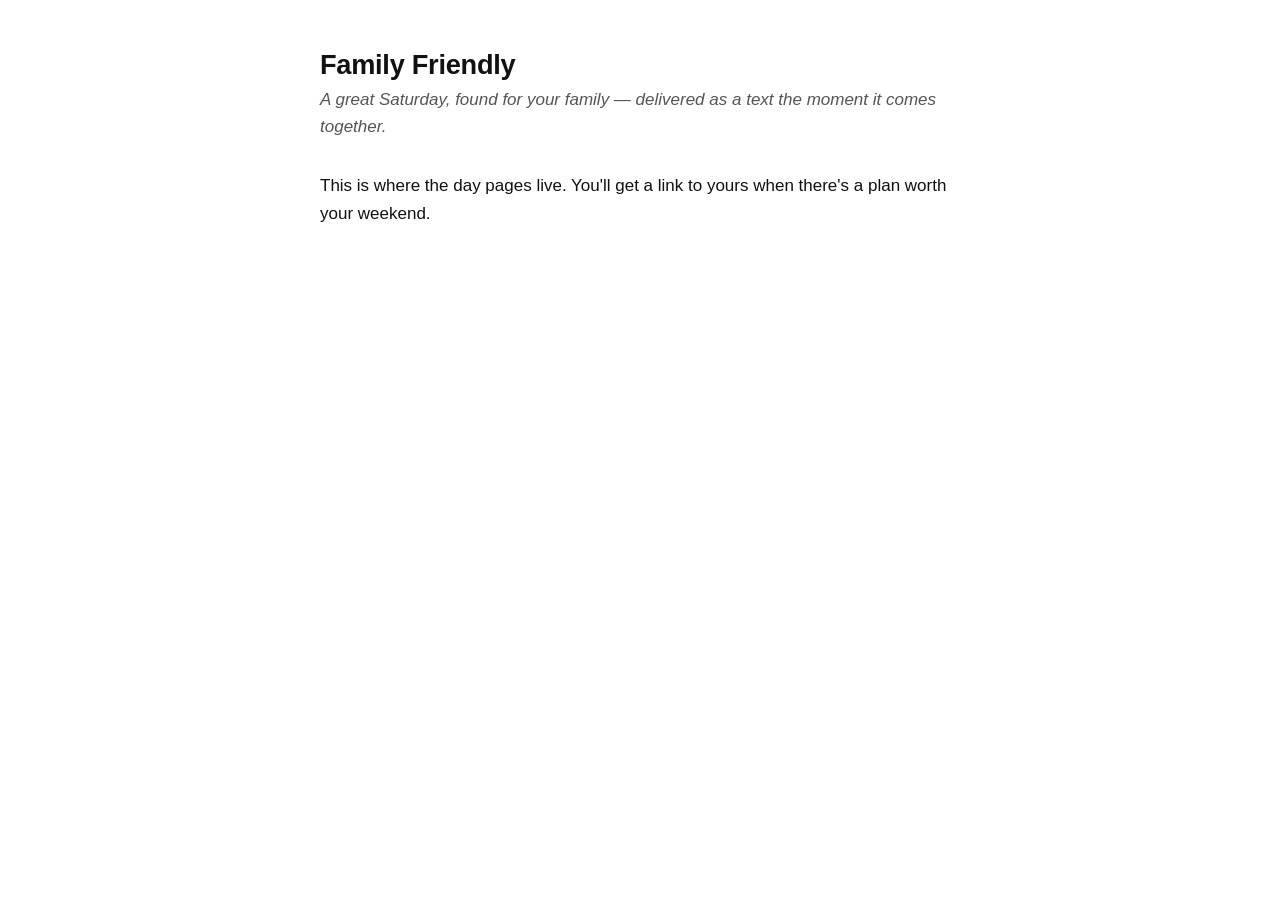
<file: index.html>
<!doctype html>
<html lang="en">
<head>
<meta charset="utf-8">
<meta name="viewport" content="width=device-width, initial-scale=1">
<title>Family Friendly</title>
<link rel="stylesheet" href="style.css">
</head>
<body>
<main>
  <h1>Family Friendly</h1>
  <p class="sub">A great Saturday, found for your family — delivered as a text the moment it comes together.</p>
  <p>This is where the day pages live. You'll get a link to yours when there's a plan worth your weekend.</p>
</main>
</body>
</html>
</file>
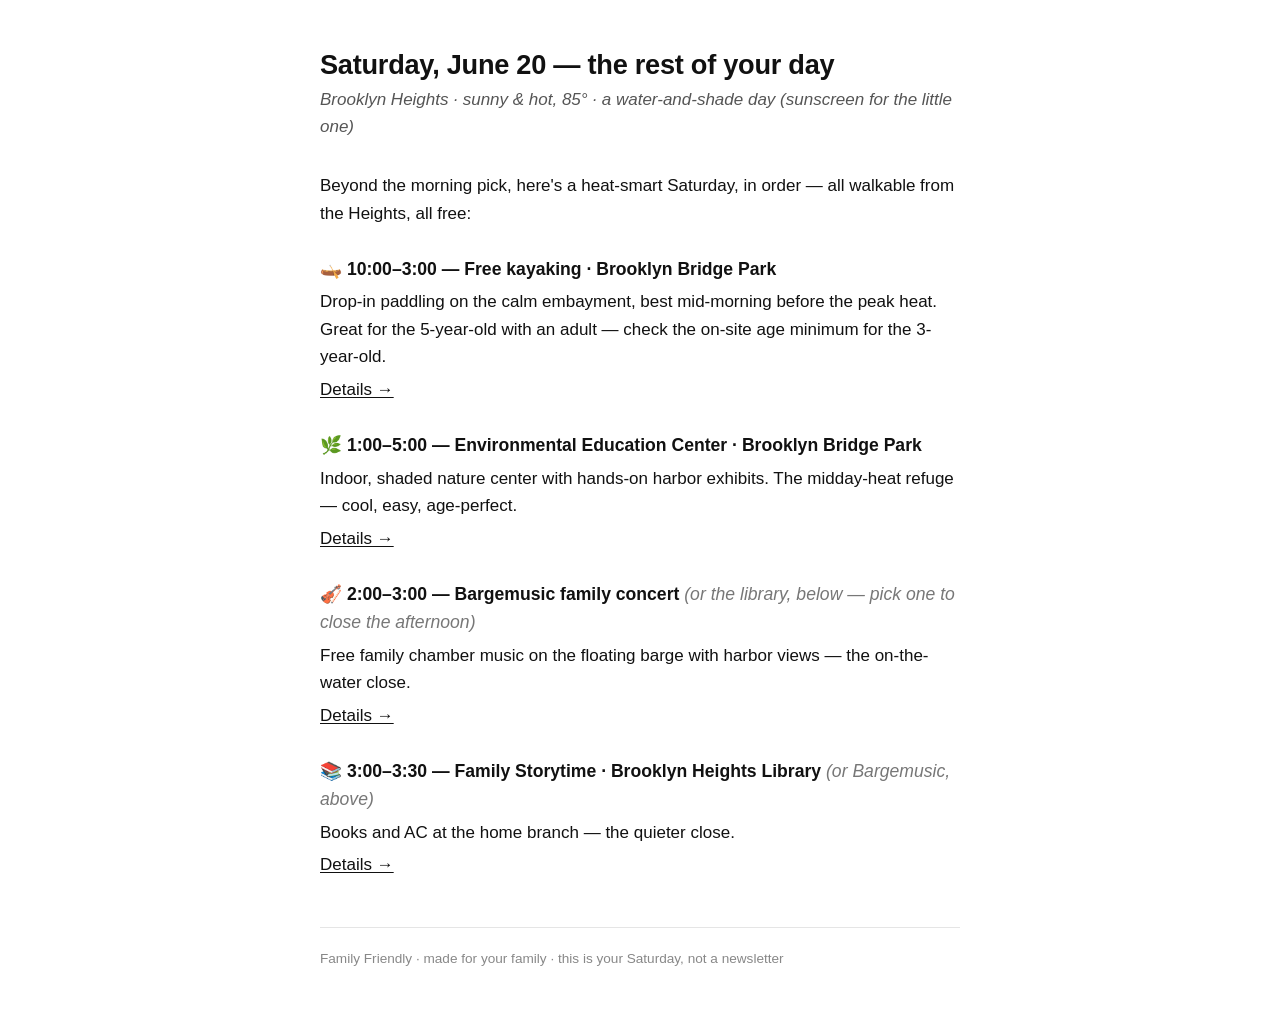
<file: 2026-06-20.html>
<!doctype html>
<html lang="en">
<head>
<meta charset="utf-8">
<meta name="viewport" content="width=device-width, initial-scale=1">
<title>Saturday, June 20 — Family Friendly</title>
<link rel="stylesheet" href="style.css">
</head>
<body>
<main>
  <h1>Saturday, June 20 — the rest of your day</h1>
  <p class="sub">Brooklyn Heights · sunny &amp; hot, 85° · a water-and-shade day (sunscreen for the little one)</p>

  <p>Beyond the morning pick, here's a heat-smart Saturday, in order — all walkable from the Heights, all free:</p>

  <h3>🛶 10:00–3:00 — Free kayaking · Brooklyn Bridge Park</h3>
  <p>Drop-in paddling on the calm embayment, best mid-morning before the peak heat. Great for the 5-year-old with an adult — check the on-site age minimum for the 3-year-old.</p>
  <p><a href="https://brooklynbridgepark.org/event/kayaking-saturdays-june-20/">Details →</a></p>

  <h3>🌿 1:00–5:00 — Environmental Education Center · Brooklyn Bridge Park</h3>
  <p>Indoor, shaded nature center with hands-on harbor exhibits. The midday-heat refuge — cool, easy, age-perfect.</p>
  <p><a href="https://brooklynbridgepark.org/event/open-hours-at-the-environmental-education-center-weekends-june-20/">Details →</a></p>

  <h3>🎻 2:00–3:00 — Bargemusic family concert <span class="alt">(or the library, below — pick one to close the afternoon)</span></h3>
  <p>Free family chamber music on the floating barge with harbor views — the on-the-water close.</p>
  <p><a href="https://brooklynbridgepark.org/event/bargemusic-concerts-june-20/">Details →</a></p>

  <h3>📚 3:00–3:30 — Family Storytime · Brooklyn Heights Library <span class="alt">(or Bargemusic, above)</span></h3>
  <p>Books and AC at the home branch — the quieter close.</p>
  <p><a href="https://www.bklynlibrary.org/node/825713">Details →</a></p>

  <hr>
  <footer>Family Friendly · made for your family · this is your Saturday, not a newsletter</footer>
</main>
</body>
</html>
</file>
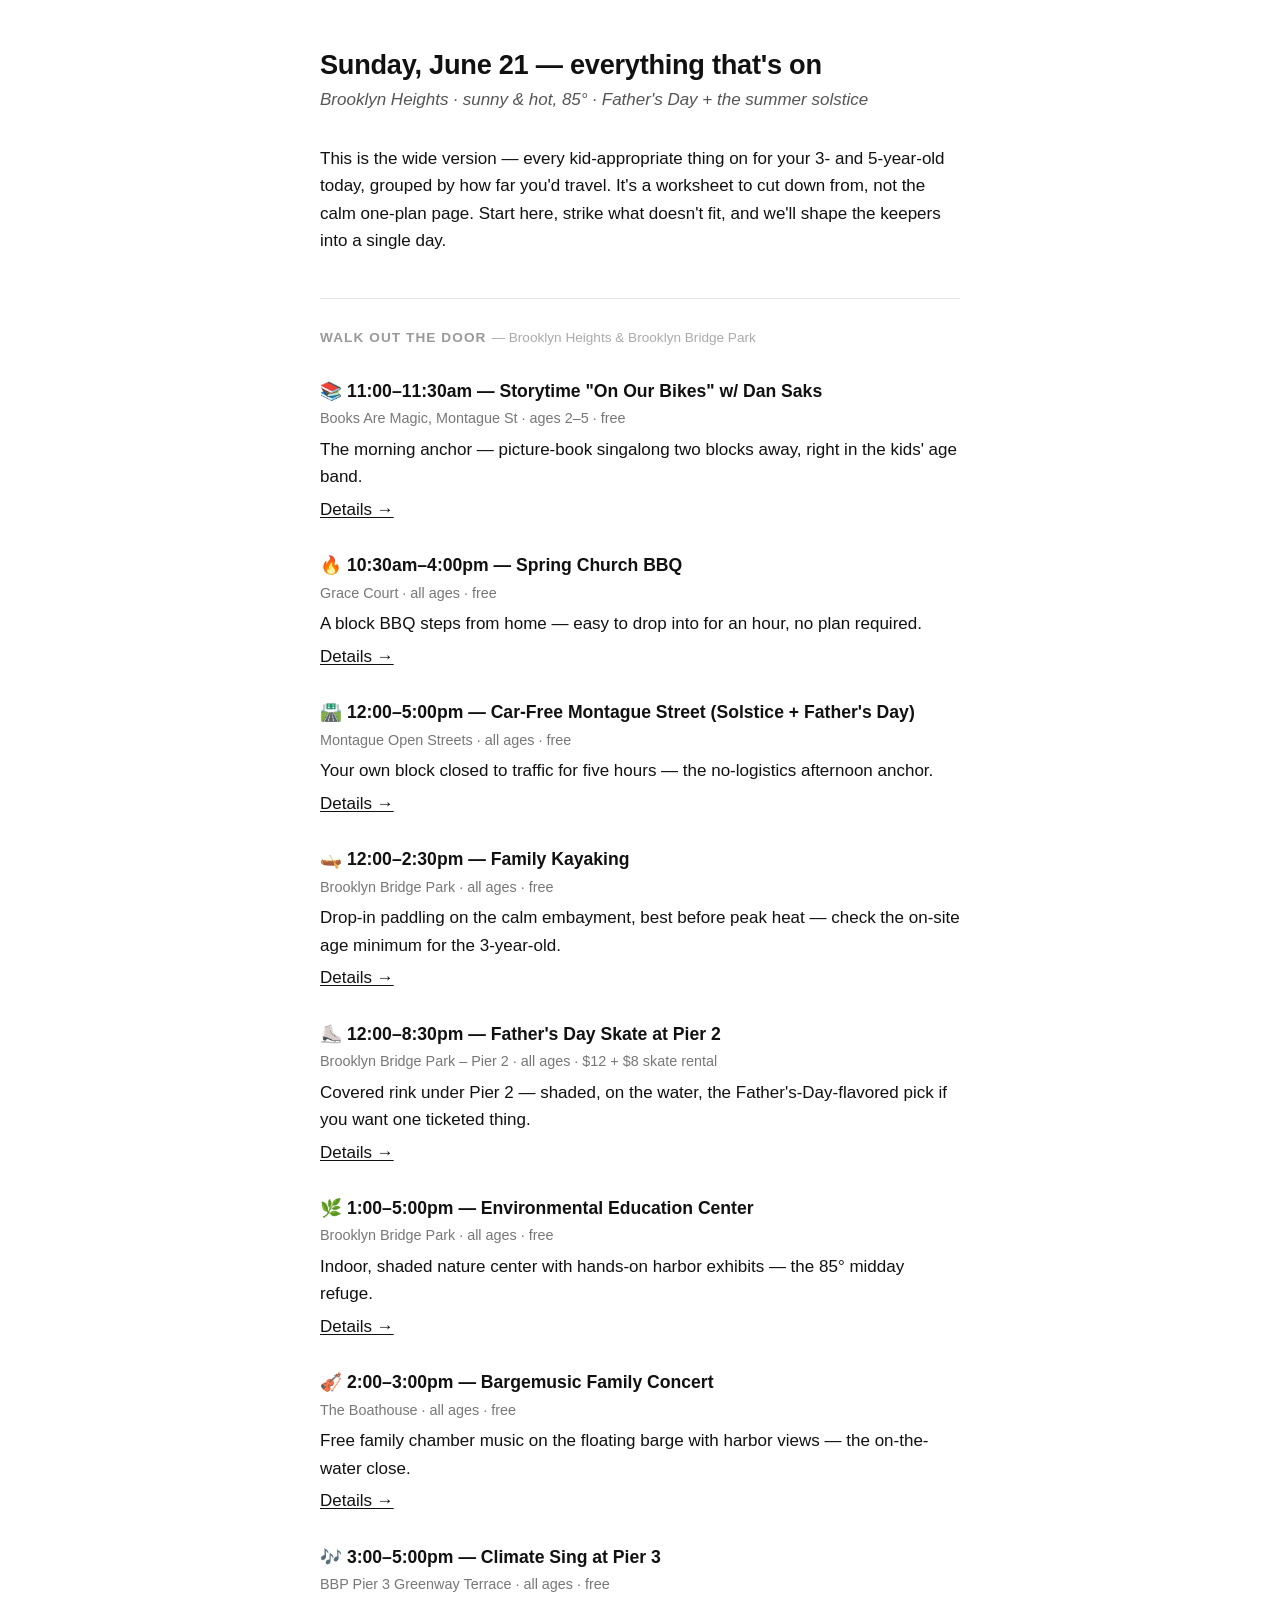
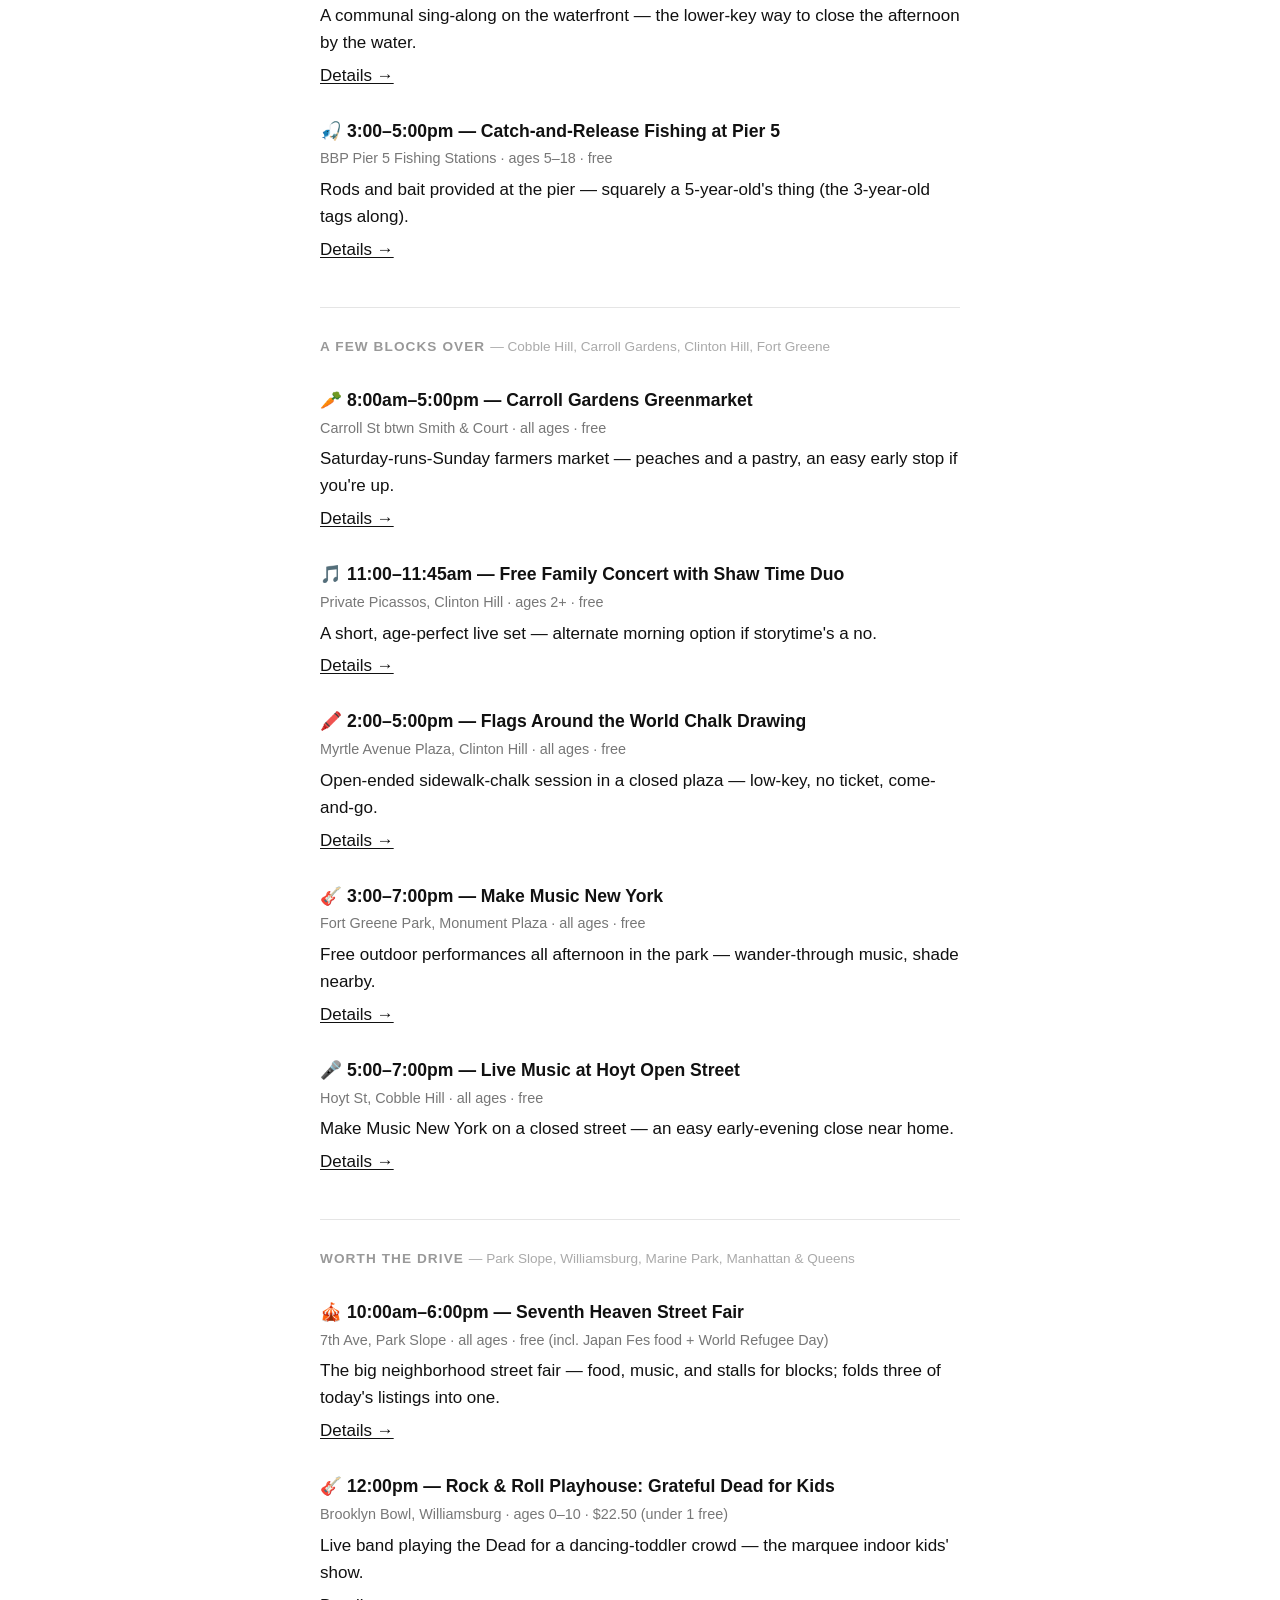
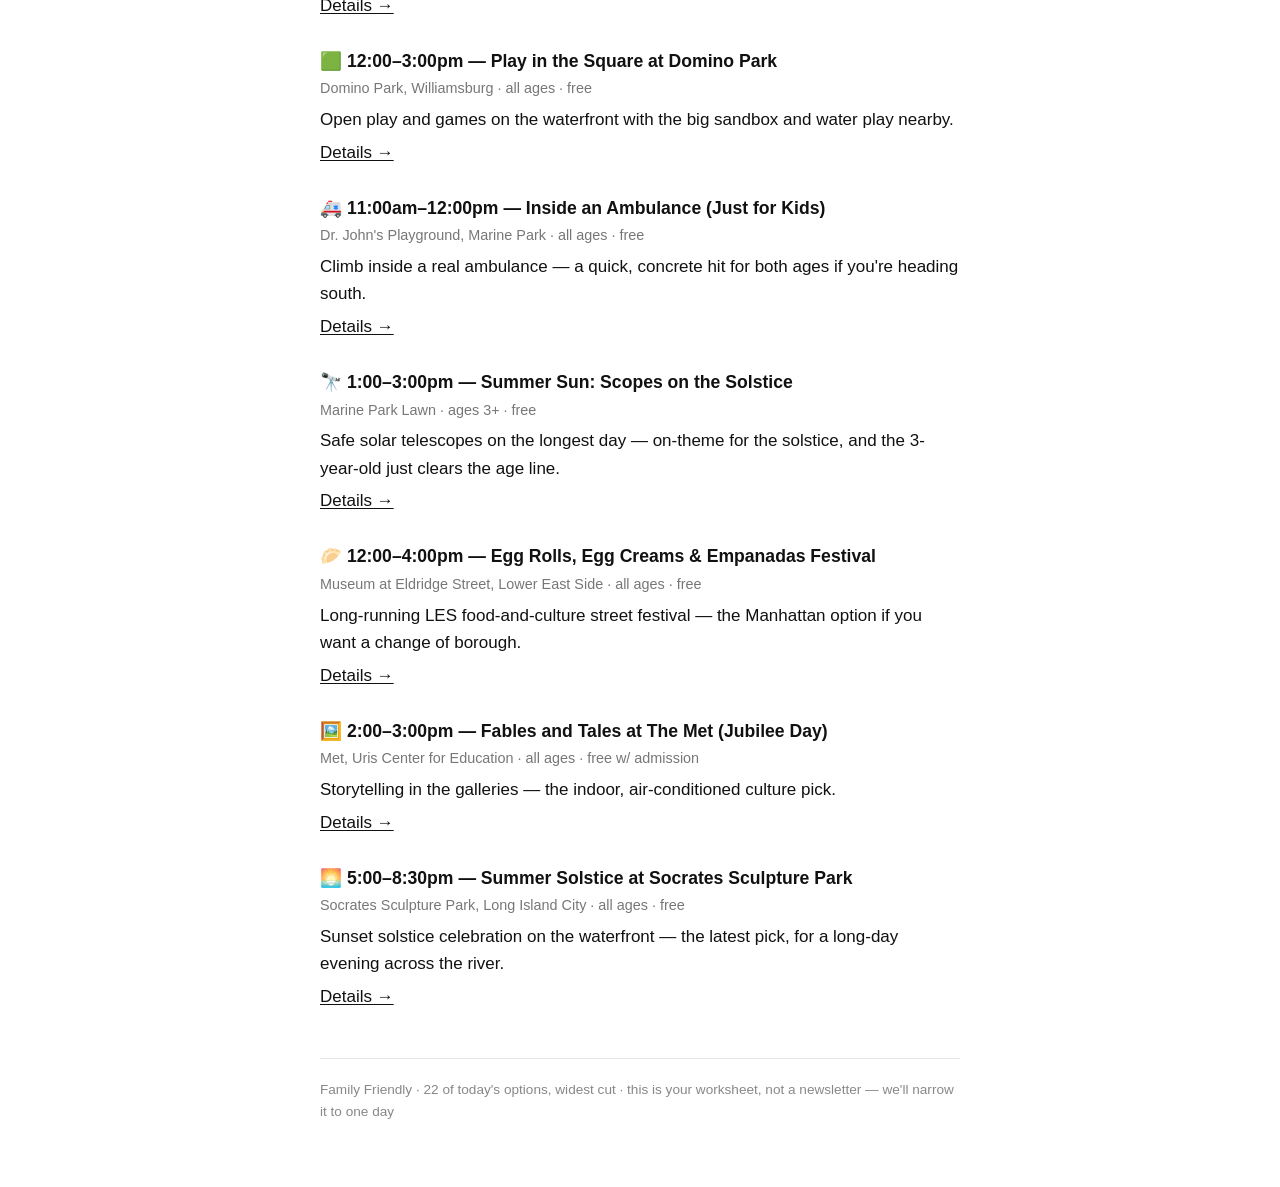
<file: 2026-06-21.html>
<!doctype html>
<html lang="en">
<head>
<meta charset="utf-8">
<meta name="viewport" content="width=device-width, initial-scale=1">
<title>Sunday, June 21 — Family Friendly</title>
<link rel="stylesheet" href="style.css">
</head>
<body>
<main>
  <h1>Sunday, June 21 — everything that's on</h1>
  <p class="sub">Brooklyn Heights · sunny &amp; hot, 85° · Father's Day + the summer solstice</p>

  <p>This is the wide version — every kid-appropriate thing on for your 3- and 5-year-old today, grouped by how far you'd travel. It's a worksheet to cut down from, not the calm one-plan page. Start here, strike what doesn't fit, and we'll shape the keepers into a single day.</p>

  <h2>Walk out the door <span class="note">— Brooklyn Heights &amp; Brooklyn Bridge Park</span></h2>

  <h3>📚 11:00–11:30am — Storytime "On Our Bikes" w/ Dan Saks</h3>
  <p class="meta">Books Are Magic, Montague St · ages 2–5 · free</p>
  <p>The morning anchor — picture-book singalong two blocks away, right in the kids' age band.</p>
  <p><a href="https://brooklynnw.macaronikid.com/events/6a34934e06c87f1446cc0579/storytime-w-dan-saks-on-our-bikes-at-books-are-magic-montagu">Details →</a></p>

  <h3>🔥 10:30am–4:00pm — Spring Church BBQ</h3>
  <p class="meta">Grace Court · all ages · free</p>
  <p>A block BBQ steps from home — easy to drop into for an hour, no plan required.</p>
  <p><a href="https://whatson.nyc/event/113807">Details →</a></p>

  <h3>🛣️ 12:00–5:00pm — Car-Free Montague Street (Solstice + Father's Day)</h3>
  <p class="meta">Montague Open Streets · all ages · free</p>
  <p>Your own block closed to traffic for five hours — the no-logistics afternoon anchor.</p>
  <p><a href="https://brooklynnw.macaronikid.com/events/69fe7fea2462781b74a73d8a/summer-solstice-father-s-day-at-car-free-montague-street-in">Details →</a></p>

  <h3>🛶 12:00–2:30pm — Family Kayaking</h3>
  <p class="meta">Brooklyn Bridge Park · all ages · free</p>
  <p>Drop-in paddling on the calm embayment, best before peak heat — check the on-site age minimum for the 3-year-old.</p>
  <p><a href="https://brooklynbridgepark.org/event/family-kayaking-june-21/">Details →</a></p>

  <h3>⛸️ 12:00–8:30pm — Father's Day Skate at Pier 2</h3>
  <p class="meta">Brooklyn Bridge Park – Pier 2 · all ages · $12 + $8 skate rental</p>
  <p>Covered rink under Pier 2 — shaded, on the water, the Father's-Day-flavored pick if you want one ticketed thing.</p>
  <p><a href="https://brooklynnw.macaronikid.com/events/6a3486a05b0497d3d8531407/father-s-day-skate-at-brooklyn-bridge-park-pier-2-in-brookly">Details →</a></p>

  <h3>🌿 1:00–5:00pm — Environmental Education Center</h3>
  <p class="meta">Brooklyn Bridge Park · all ages · free</p>
  <p>Indoor, shaded nature center with hands-on harbor exhibits — the 85° midday refuge.</p>
  <p><a href="https://brooklynbridgepark.org/event/open-hours-at-the-environmental-education-center-weekends-june-21/">Details →</a></p>

  <h3>🎻 2:00–3:00pm — Bargemusic Family Concert</h3>
  <p class="meta">The Boathouse · all ages · free</p>
  <p>Free family chamber music on the floating barge with harbor views — the on-the-water close.</p>
  <p><a href="https://brooklynbridgepark.org/event/bargemusic-concerts-june-21/">Details →</a></p>

  <h3>🎶 3:00–5:00pm — Climate Sing at Pier 3</h3>
  <p class="meta">BBP Pier 3 Greenway Terrace · all ages · free</p>
  <p>A communal sing-along on the waterfront — the lower-key way to close the afternoon by the water.</p>
  <p><a href="https://brooklynbridgepark.org/event/climate-sing/">Details →</a></p>

  <h3>🎣 3:00–5:00pm — Catch-and-Release Fishing at Pier 5</h3>
  <p class="meta">BBP Pier 5 Fishing Stations · ages 5–18 · free</p>
  <p>Rods and bait provided at the pier — squarely a 5-year-old's thing (the 3-year-old tags along).</p>
  <p><a href="https://brooklynnw.macaronikid.com/events/6a348a50fe7f911dc800765b/catch-and-release-fishing-at-brooklyn-bridge-park-pier-5">Details →</a></p>

  <h2>A few blocks over <span class="note">— Cobble Hill, Carroll Gardens, Clinton Hill, Fort Greene</span></h2>

  <h3>🥕 8:00am–5:00pm — Carroll Gardens Greenmarket</h3>
  <p class="meta">Carroll St btwn Smith &amp; Court · all ages · free</p>
  <p>Saturday-runs-Sunday farmers market — peaches and a pastry, an easy early stop if you're up.</p>
  <p><a href="https://www.grownyc.org/greenmarket/brooklyn/carroll-gardens">Details →</a></p>

  <h3>🎵 11:00–11:45am — Free Family Concert with Shaw Time Duo</h3>
  <p class="meta">Private Picassos, Clinton Hill · ages 2+ · free</p>
  <p>A short, age-perfect live set — alternate morning option if storytime's a no.</p>
  <p><a href="https://brooklynbridgeparents.com/event/free-family-concert-with-shaw-time-duo/">Details →</a></p>

  <h3>🖍️ 2:00–5:00pm — Flags Around the World Chalk Drawing</h3>
  <p class="meta">Myrtle Avenue Plaza, Clinton Hill · all ages · free</p>
  <p>Open-ended sidewalk-chalk session in a closed plaza — low-key, no ticket, come-and-go.</p>
  <p><a href="https://brooklynnw.macaronikid.com/events/6a3456e74c05c25702bf1df0/flags-around-the-world-chalk-drawing-on-at-myrtle-plaza-in-c">Details →</a></p>

  <h3>🎸 3:00–7:00pm — Make Music New York</h3>
  <p class="meta">Fort Greene Park, Monument Plaza · all ages · free</p>
  <p>Free outdoor performances all afternoon in the park — wander-through music, shade nearby.</p>
  <p><a href="https://www.makemusicny.org/">Details →</a></p>

  <h3>🎤 5:00–7:00pm — Live Music at Hoyt Open Street</h3>
  <p class="meta">Hoyt St, Cobble Hill · all ages · free</p>
  <p>Make Music New York on a closed street — an easy early-evening close near home.</p>
  <p><a href="https://www.instagram.com/p/DZf5ul7keo2/">Details →</a></p>

  <h2>Worth the drive <span class="note">— Park Slope, Williamsburg, Marine Park, Manhattan &amp; Queens</span></h2>

  <h3>🎪 10:00am–6:00pm — Seventh Heaven Street Fair</h3>
  <p class="meta">7th Ave, Park Slope · all ages · free (incl. Japan Fes food + World Refugee Day)</p>
  <p>The big neighborhood street fair — food, music, and stalls for blocks; folds three of today's listings into one.</p>
  <p><a href="https://brooklynnw.macaronikid.com/events/6a34993a06c87f1446cc1e85/world-refugee-day-celebration-at-seventh-heaven-street-fair">Details →</a></p>

  <h3>🎸 12:00pm — Rock &amp; Roll Playhouse: Grateful Dead for Kids</h3>
  <p class="meta">Brooklyn Bowl, Williamsburg · ages 0–10 · $22.50 (under 1 free)</p>
  <p>Live band playing the Dead for a dancing-toddler crowd — the marquee indoor kids' show.</p>
  <p><a href="https://brooklynnw.macaronikid.com/events/6a31d83df7d542987a8ddd85/rock-roll-playhouse-plays-music-of-grateful-dead-more-at-bro">Details →</a></p>

  <h3>🟩 12:00–3:00pm — Play in the Square at Domino Park</h3>
  <p class="meta">Domino Park, Williamsburg · all ages · free</p>
  <p>Open play and games on the waterfront with the big sandbox and water play nearby.</p>
  <p><a href="https://brooklynnw.macaronikid.com/events/6a15a9c0cf0d0df2ed4625d7/play-in-the-square-at-domino-park-in-williamsburg-all-ages">Details →</a></p>

  <h3>🚑 11:00am–12:00pm — Inside an Ambulance (Just for Kids)</h3>
  <p class="meta">Dr. John's Playground, Marine Park · all ages · free</p>
  <p>Climb inside a real ambulance — a quick, concrete hit for both ages if you're heading south.</p>
  <p><a href="https://brooklynnw.macaronikid.com/events/6a152bc0a502f96e38d00cc7/just-for-kids-inside-an-ambulance-at-dr-john-s-playground-in">Details →</a></p>

  <h3>🔭 1:00–3:00pm — Summer Sun: Scopes on the Solstice</h3>
  <p class="meta">Marine Park Lawn · ages 3+ · free</p>
  <p>Safe solar telescopes on the longest day — on-theme for the solstice, and the 3-year-old just clears the age line.</p>
  <p><a href="https://brooklynnw.macaronikid.com/events/6a158ff97e158acfbf00b781/summer-sun-scopes-on-the-solstice-at-marine-park-lawn-ages-3">Details →</a></p>

  <h3>🥟 12:00–4:00pm — Egg Rolls, Egg Creams &amp; Empanadas Festival</h3>
  <p class="meta">Museum at Eldridge Street, Lower East Side · all ages · free</p>
  <p>Long-running LES food-and-culture street festival — the Manhattan option if you want a change of borough.</p>
  <p><a href="https://brooklynnw.macaronikid.com/events/698f6d5386e931eb2674f4c3/25th-annual-egg-rolls-egg-creams-empanadas-street-festival-a">Details →</a></p>

  <h3>🖼️ 2:00–3:00pm — Fables and Tales at The Met (Jubilee Day)</h3>
  <p class="meta">Met, Uris Center for Education · all ages · free w/ admission</p>
  <p>Storytelling in the galleries — the indoor, air-conditioned culture pick.</p>
  <p><a href="https://mommypoppins.com/new-york-city-kids/event/events/fables-and-tales-at-the-met-celebrating-jubilee-day">Details →</a></p>

  <h3>🌅 5:00–8:30pm — Summer Solstice at Socrates Sculpture Park</h3>
  <p class="meta">Socrates Sculpture Park, Long Island City · all ages · free</p>
  <p>Sunset solstice celebration on the waterfront — the latest pick, for a long-day evening across the river.</p>
  <p><a href="https://mommypoppins.com/new-york-city-kids/event/events/summer-solstice-2025-at-socrates-sculpture-park">Details →</a></p>

  <hr>
  <footer>Family Friendly · 22 of today's options, widest cut · this is your worksheet, not a newsletter — we'll narrow it to one day</footer>
</main>
</body>
</html>
</file>
<file: style.css>
:root { color-scheme: light; }
html { -webkit-text-size-adjust: 100%; }
body {
  margin: 0;
  background: #ffffff;
  color: #111111;
  font: 17px/1.6 -apple-system, BlinkMacSystemFont, "Segoe UI", Helvetica, Arial, sans-serif;
}
main {
  max-width: 40rem;
  margin: 0 auto;
  padding: 3rem 1.25rem 4rem;
}
h1 { font-size: 1.7rem; line-height: 1.25; margin: 0 0 .25rem; letter-spacing: -0.01em; }
.sub { color: #555; font-style: italic; margin: 0 0 2rem; }
h2 { font-size: .85rem; text-transform: uppercase; letter-spacing: .08em; color: #999; font-weight: 600; margin: 2.75rem 0 .25rem; border-top: 1px solid #e5e5e5; padding-top: 1.75rem; }
h2 .note { text-transform: none; letter-spacing: 0; font-weight: 400; color: #aaa; }
h3 { font-size: 1.1rem; margin: 1.75rem 0 .15rem; }
h3 .alt { color: #777; font-weight: 400; font-style: italic; }
.meta { color: #777; font-size: .9rem; margin: .1rem 0 0; }
p { margin: .35rem 0 0; }
a { color: #111; text-decoration: underline; text-underline-offset: 2px; }
a:hover { background: #111; color: #fff; text-decoration: none; }
hr { border: 0; border-top: 1px solid #e5e5e5; margin: 3rem 0 1.25rem; }
footer { color: #888; font-size: .85rem; }
</file>
